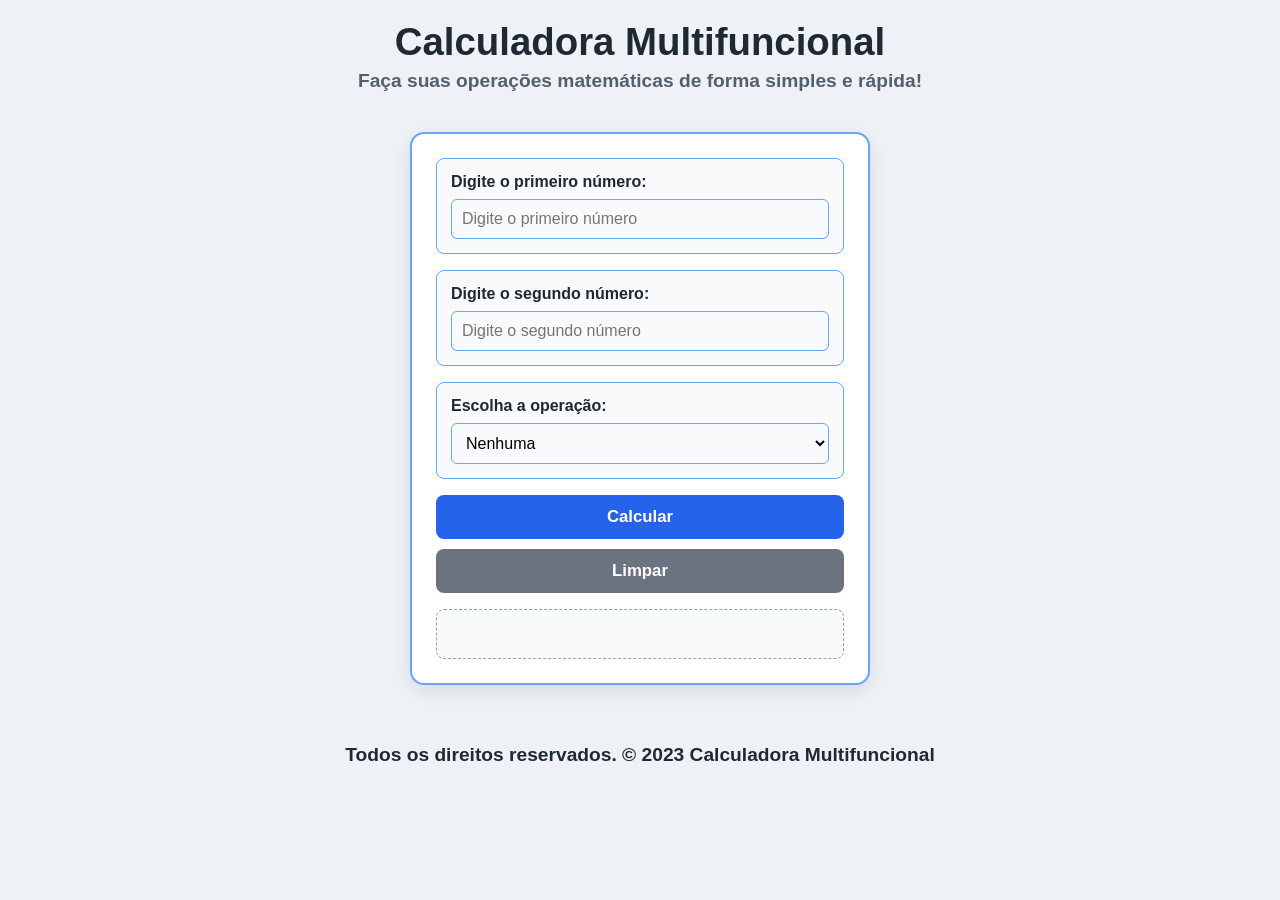
<file: index.html>
<!DOCTYPE html>
<html lang="pt-br">
<head>
    <meta charset="UTF-8">
    <meta name="viewport" content="width=device-width, initial-scale=1.0">
    <title>Calculadora Multifuncional</title>
    <link rel="stylesheet" href="style.css">
</head>
<body>
    <header>
        <h1>Calculadora Multifuncional</h1>
        <p>Faça suas operações matemáticas de forma simples e rápida!</p>
    </header>
    <main>
        <div class="calculadora">
            <div class="campo">
                <label for="num1">Digite o primeiro número:</label>
                <input type="number" id="num1" placeholder="Digite o primeiro número">
            </div>

            <div class="campo">
                <label for="num2">Digite o segundo número:</label>
                <input type="number" id="num2" placeholder="Digite o segundo número">
            </div>

            <div class="campo">
                <label for="operation">Escolha a operação:</label>
                <select id="operation">
                    <option value="">Nenhuma</option>
                    <option value="add">Adição (+)</option>
                    <option value="subtract">Subtração (-)</option>
                    <option value="multiply">Multiplicação (×)</option>
                    <option value="divide">Divisão (÷)</option>
                    <option value="power">Potência (^)</option>
                    <option value="sqrt">Raiz Quadrada (√)</option>
                </select>
            </div>

            <button id="calculate">Calcular</button>
            <button id="clear">Limpar</button>

            <div id="result"></div>
        </div>
    </main>
    <footer>
        <p>Todos os direitos reservados. &copy; 2023 Calculadora Multifuncional</p>
    </footer>
    <script src="script.js"></script>
</body>
</html>
</file>
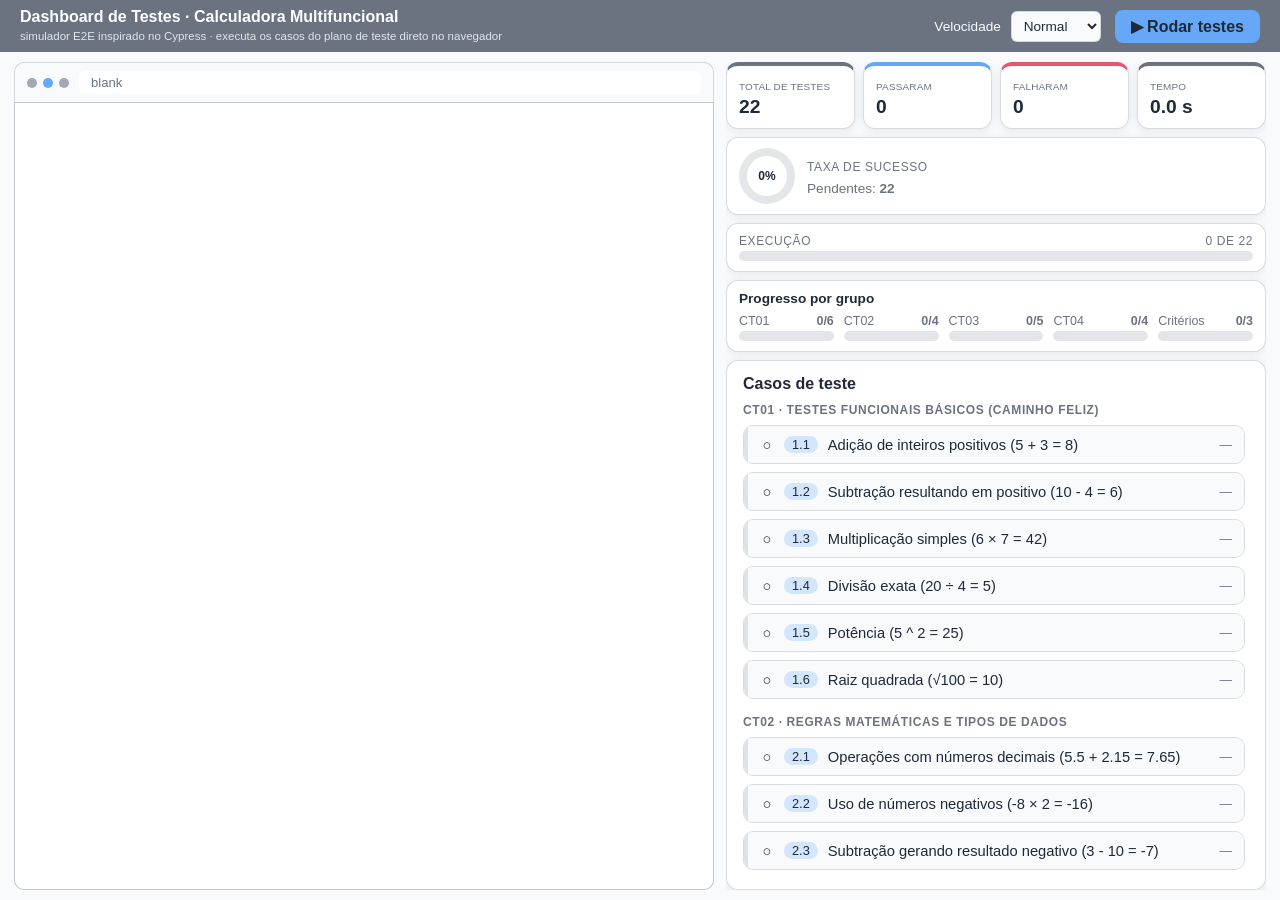
<file: dash_teste.html>
<!DOCTYPE html>
<html lang="pt-BR">
<head>
  <meta charset="UTF-8">
  <meta name="viewport" content="width=device-width, initial-scale=1">
  <title>Dashboard de Testes - Calculadora Multifuncional</title>
  <style>
    :root {
      --azul: #66a7f8; --claro: #f8fafc; --cinza: #6b7280;
      --texto: #1f2937; --erro: #e45770; --borda: rgba(107, 114, 128, 0.25);
      --trilho: rgba(107, 114, 128, 0.18);
    }
    * { box-sizing: border-box; margin: 0; padding: 0; }
    [hidden] { display: none !important; }
    body { font-family: "Segoe UI", Roboto, Arial, sans-serif; color: var(--cinza); background: var(--claro); }

    /* ---------- Topo ---------- */
    .topo { display: flex; align-items: center; flex-wrap: wrap; gap: 14px 28px; padding: 14px 24px; color: #fff; background: var(--cinza); }
    .titulo strong { display: block; font-size: 1.15rem; }
    .titulo span { font-size: 0.8rem; color: var(--claro); opacity: 0.85; }
    .controles { display: flex; align-items: center; gap: 14px; margin-left: auto; }
    .controles label { font-size: 0.85rem; color: var(--claro); }
    select { margin-left: 6px; padding: 6px 8px; font: inherit; font-size: 0.85rem; color: var(--texto); background: var(--claro); border: 1px solid var(--borda); border-radius: 6px; }
    .rodar { padding: 9px 20px; font: inherit; font-weight: 700; color: var(--texto); background: var(--azul); border: none; border-radius: 8px; cursor: pointer; transition: transform 0.1s ease, box-shadow 0.2s ease; }
    .rodar:hover:not(:disabled) { transform: translateY(-2px); box-shadow: 0 4px 10px rgba(0, 0, 0, 0.25); }
    .rodar:disabled { opacity: 0.6; cursor: default; }
    .aviso { padding: 10px 24px; font-size: 0.9rem; color: var(--texto); background: var(--claro); border-bottom: 3px solid var(--azul); }

    /* ---------- Painel ---------- */
    .conteudo { max-width: 1500px; margin: 0 auto; padding: 20px 24px; }
    .card { background: #fff; border: 1px solid var(--borda); border-radius: 12px; padding: 16px; box-shadow: 0 2px 8px rgba(107, 114, 128, 0.12); }
    .card h2 { margin-bottom: 12px; font-size: 0.95rem; color: var(--texto); }
    small { font-size: 0.75rem; letter-spacing: 0.05em; text-transform: uppercase; }

    .kpis { display: grid; grid-template-columns: repeat(auto-fit, minmax(170px, 1fr)); gap: 14px; margin-bottom: 14px; }
    .kpi { border-top: 4px solid var(--cinza); }
    .kpi.ok { border-top-color: var(--azul); }
    .kpi.falha { border-top-color: var(--erro); }
    .kpi b { display: block; margin-top: 6px; font-size: 2rem; color: var(--texto); font-variant-numeric: tabular-nums; }
    .donut-card { display: flex; align-items: center; gap: 14px; }
    .donut { width: 84px; height: 84px; flex-shrink: 0; display: grid; place-items: center; border-radius: 50%; background: var(--trilho); }
    .donut span { width: 60px; height: 60px; display: grid; place-items: center; border-radius: 50%; background: #fff; font-weight: 700; color: var(--texto); }
    .donut-card p { margin-top: 6px; font-size: 0.85rem; }

    .progresso { margin-bottom: 18px; }
    .linha { display: flex; justify-content: space-between; gap: 10px; margin-bottom: 6px; font-size: 0.85rem; }
    .barra { height: 10px; overflow: hidden; border-radius: 6px; background: var(--trilho); }
    .barra i { display: block; width: 0; height: 100%; background: var(--azul); transition: width 0.3s ease; }
    .barra i.com-falha { background: var(--erro); }
    .grupo-linha { margin-bottom: 12px; }
    .grupo-linha:last-child { margin-bottom: 0; }

    /* ---------- Lista de testes ---------- */
    .lista { max-height: 78vh; overflow-y: auto; padding-right: 4px; }
    .grupo-titulo { margin: 16px 0 8px; font-size: 0.75rem; letter-spacing: 0.05em; text-transform: uppercase; }
    .grupo-titulo:first-child { margin-top: 0; }
    .teste { margin-bottom: 8px; overflow: hidden; border: 1px solid var(--borda); border-radius: 10px; }
    .teste summary { display: flex; align-items: center; gap: 10px; padding: 10px 12px; list-style: none; cursor: pointer; font-size: 0.88rem; color: var(--texto); background: var(--claro); border-left: 4px solid var(--trilho); }
    .teste summary::-webkit-details-marker { display: none; }
    .teste .id { flex-shrink: 0; padding: 1px 8px; font-size: 0.75rem; border-radius: 10px; background: rgba(102, 167, 248, 0.25); }
    .teste .dur { margin-left: auto; flex-shrink: 0; font-size: 0.78rem; color: var(--cinza); font-variant-numeric: tabular-nums; }
    .teste.rodando { border-color: var(--azul); }
    .teste.rodando summary, .teste.passou summary { border-left-color: var(--azul); }
    .teste.falhou summary { border-left-color: var(--erro); background: #fdf0f2; }
    .teste ul { list-style: none; }

    .passo { display: flex; align-items: flex-start; gap: 8px; padding: 5px 12px; font-family: Consolas, "Courier New", monospace; font-size: 0.78rem; border-top: 1px solid var(--trilho); }
    .passo .cmd { flex-shrink: 0; min-width: 52px; font-weight: 700; color: var(--texto); }
    .passo .arg { word-break: break-word; }
    .passo.pulado { opacity: 0.4; }
    .passo.executando { background: rgba(102, 167, 248, 0.15); }
    .passo.falha { background: #fdf0f2; }
    .msg-erro { display: block; margin-top: 3px; font-weight: 600; color: var(--erro); }

    .ic { flex-shrink: 0; width: 14px; text-align: center; font-weight: 700; }
    .passou > summary .ic, .passo.ok .ic { color: var(--azul); }
    .falhou > summary .ic, .passo.falha .ic { color: var(--erro); }
    .executando > .ic, .rodando > summary .ic { width: 12px; height: 12px; margin-top: 2px; font-size: 0; border: 2px solid var(--trilho); border-top-color: var(--azul); border-radius: 50%; animation: gira 0.7s linear infinite; }
    @keyframes gira { to { transform: rotate(360deg); } }

    /* ---------- Navegador ---------- */
    .barra-url { display: flex; align-items: center; gap: 10px; padding: 8px 12px; background: var(--claro); border: 1px solid var(--borda); border-bottom: none; border-radius: 10px 10px 0 0; }
    .bolinhas { display: flex; gap: 6px; }
    .bolinhas i { width: 10px; height: 10px; border-radius: 50%; background: var(--cinza); opacity: 0.6; }
    .bolinhas i:nth-child(2) { background: var(--azul); opacity: 1; }
    .url { flex: 1; padding: 4px 12px; overflow: hidden; font-size: 0.82rem; white-space: nowrap; text-overflow: ellipsis; background: #fff; border-radius: 6px; }
    .tela { height: 540px; display: flex; justify-content: center; overflow: hidden; background: var(--trilho); border: 1px solid var(--borda); border-radius: 0 0 10px 10px; }
    iframe { width: 100%; height: 100%; border: none; background: #fff; transition: width 0.25s ease; }

    @media (max-width: 1000px) { .painel { grid-template-columns: 1fr; } .lista { max-height: 60vh; } }

    /* ---------- Layout: site em destaque + informações ao lado ---------- */
    body { height: 100vh; display: flex; flex-direction: column; }
    .conteudo { flex: 1; min-height: 0; max-width: none; margin: 0; width: 100%; padding: 16px 20px;
      display: grid; grid-template-columns: minmax(0, 1fr) 430px; gap: 16px; }
    .palco { display: flex; flex-direction: column; min-height: 0; }
    .palco .tela { flex: 1; height: auto; min-height: 0; }
    .lateral { display: flex; flex-direction: column; gap: 12px; min-height: 0; overflow-y: auto; padding: 2px 4px 2px 2px; }
    .lateral .kpis { grid-template-columns: repeat(2, 1fr); gap: 10px; margin-bottom: 0; }
    .lateral .kpi { padding: 12px 14px; }
    .lateral .kpi b { font-size: 1.5rem; }
    .lateral .donut-card { grid-column: 1 / -1; }
    .lateral .progresso { margin-bottom: 0; }
    .lateral .lista { max-height: none; overflow: visible; padding-right: 0; }

    @media (max-width: 1000px) {
      body { height: auto; }
      .conteudo { grid-template-columns: 1fr; }
      .palco .tela { flex: none; height: 70vh; }
      .lateral { overflow: visible; }
    }

    /* ---------- Tudo numa tela só (sem rolar a página) ---------- */
    .topo { padding: 8px 20px; gap: 8px 24px; }
    .titulo strong { font-size: 1rem; }
    .titulo span { font-size: 0.72rem; }
    .rodar { padding: 7px 16px; }
    .conteudo { padding: 10px 14px; gap: 12px; grid-template-columns: minmax(0, 1fr) 400px; }
    .palco .tela { position: relative; display: block; overflow: hidden; }
    iframe { position: absolute; top: 0; left: 0; width: auto; height: auto; transform-origin: top left; transition: none; }

    .lateral { gap: 8px; overflow: hidden; padding: 0; }
    .lateral .kpis { grid-template-columns: repeat(4, 1fr); gap: 8px; }
    .lateral .kpi { padding: 8px 10px; }
    .lateral .kpi small { font-size: 0.62rem; letter-spacing: 0.02em; }
    .lateral .kpi b { margin-top: 2px; font-size: 1.2rem; }
    .lateral .card { padding: 10px 12px; }
    .lateral .card h2 { margin-bottom: 8px; font-size: 0.85rem; }
    .lateral .donut-card { gap: 12px; }
    .lateral .donut { width: 56px; height: 56px; }
    .lateral .donut span { width: 40px; height: 40px; font-size: 0.75rem; }
    .lateral .grupo-linha { margin-bottom: 7px; font-size: 0.78rem; }
    .lateral .linha { margin-bottom: 3px; font-size: 0.78rem; }
    .lateral .casos { flex: 1; min-height: 0; display: flex; flex-direction: column; }
    .lateral .casos .lista { flex: 1; min-height: 0; overflow-y: auto; padding-right: 4px; }
    .lateral .teste summary { padding: 7px 10px; font-size: 0.82rem; }

    @media (max-width: 1000px) {
      body { height: auto; }
      .conteudo { grid-template-columns: 1fr; }
      .palco .tela { flex: none; height: 70vh; }
      .lateral { overflow: visible; }
      .lateral .casos .lista { max-height: 50vh; }
    }

    /* ---------- Casos de teste maiores ---------- */
    .conteudo { grid-template-columns: minmax(0, 1fr) 540px; }
    .lateral #grupos { display: grid; grid-template-columns: repeat(5, 1fr); gap: 10px; }
    .lateral .grupo-linha { margin-bottom: 0; }
    .lateral .casos { padding: 14px 16px; }
    .lateral .casos h2 { margin-bottom: 10px; font-size: 1rem; }
    .lateral .teste summary { padding: 10px 12px; font-size: 0.92rem; }
    .lateral .teste .id { font-size: 0.8rem; }
    .lateral .passo { padding: 6px 12px; font-size: 0.82rem; }

    @media (max-width: 1000px) {
      .conteudo { grid-template-columns: 1fr; }
      .lateral #grupos { grid-template-columns: repeat(2, 1fr); }
    }
  </style>
</head>
<body>

  <header class="topo">
    <div class="titulo">
      <strong>Dashboard de Testes · Calculadora Multifuncional</strong>
      <span>simulador E2E inspirado no Cypress · executa os casos do plano de teste direto no navegador</span>
    </div>
    <div class="controles">
      <label>Velocidade
        <select id="velocidade">
          <option value="100">Rápida</option>
          <option value="350" selected>Normal</option>
          <option value="900">Devagar</option>
        </select>
      </label>
      <button type="button" id="btnRodar" class="rodar">▶ Rodar testes</button>
    </div>
  </header>

  <div id="aviso" class="aviso" hidden>
    Abra esta página pelo <strong>Live Server</strong> (clique com o botão direito no arquivo e escolha
    "Open with Live Server"). Abrindo direto do arquivo, o navegador bloqueia o controle da aplicação.
  </div>

  <div class="conteudo">
    <section class="palco">
      <div class="barra-url">
        <div class="bolinhas"><i></i><i></i><i></i></div>
        <div id="url" class="url">about:blank</div>
      </div>
      <div class="tela"><iframe id="app" title="Aplicação em teste"></iframe></div>
    </section>

    <aside class="lateral">
      <section class="kpis">
        <div class="card kpi"><small>Total de testes</small><b id="cTotal">0</b></div>
        <div class="card kpi ok"><small>Passaram</small><b id="cOk">0</b></div>
        <div class="card kpi falha"><small>Falharam</small><b id="cFalha">0</b></div>
        <div class="card kpi"><small>Tempo</small><b id="cTempo">0.0 s</b></div>
        <div class="card donut-card">
          <div class="donut" id="donut"><span id="cTaxa">0%</span></div>
          <div><small>Taxa de sucesso</small><p>Pendentes: <strong id="cPend">0</strong></p></div>
        </div>
      </section>

      <section class="card progresso">
        <div class="linha"><small>Execução</small><small id="cProg">0 de 0</small></div>
        <div class="barra"><i id="barraProg"></i></div>
      </section>

      <section class="card">
        <h2>Progresso por grupo</h2>
        <div id="grupos"></div>
      </section>

      <section class="card casos">
        <h2>Casos de teste</h2>
        <div id="log" class="lista" aria-label="Comandos executados"></div>
      </section>
    </aside>
  </div>

  <script>
    /* =========================================================
       Mini "runner" de testes — simula o que o Cypress faz:
       abre a página, digita, clica e confere o resultado.
       Este arquivo deve ficar na MESMA pasta do index.html.
       ========================================================= */
    const frame = document.getElementById("app");
    const urlEl = document.getElementById("url");
    const log = document.getElementById("log");
    const btnRodar = document.getElementById("btnRodar");
    const velocidade = document.getElementById("velocidade");

    if (location.protocol === "file:") document.getElementById("aviso").hidden = false;

    const sleep = (ms) => new Promise((r) => setTimeout(r, ms));
    const pausa = () => sleep(Number(velocidade.value));
    const tempoDigitar = () => (Number(velocidade.value) <= 100 ? 5 : 40);

    // O site é desenhado no tamanho "de projeto" e reduzido (zoom) para caber inteiro na área,
    // sem precisar rolar. O teste de celular usa a largura virtual de 375 px.
    const ALTURA_BASE = 820;
    let larguraTeste = null;
    function ajustarEscala() {
      const tela = frame.parentElement;
      const w = tela.clientWidth, h = tela.clientHeight;
      if (!w || !h) return;
      const escala = Math.max(0.4, Math.min(1, h / ALTURA_BASE));
      const largura = larguraTeste || w / escala;
      frame.style.width = largura + "px";
      frame.style.height = h / escala + "px";
      frame.style.transform = `scale(${escala})`;
      frame.style.left = Math.max(0, (w - largura * escala) / 2) + "px";
    }
    window.addEventListener("resize", ajustarEscala);
    new ResizeObserver(ajustarEscala).observe(frame.parentElement);

    const doc = () => { try { return frame.contentDocument; } catch { return null; } };
    const win = () => { try { return frame.contentWindow; } catch { return null; } };

    function atualizarUrl() {
      try {
        const l = frame.contentWindow.location;
        urlEl.textContent = l.host ? l.origin + l.pathname : l.pathname;
      } catch { /* ainda carregando */ }
    }
    setInterval(atualizarUrl, 200);

    /* ---------- Utilitários ---------- */
    async function esperar(fn, descricao, limite = 6000) {
      const fim = Date.now() + limite;
      while (Date.now() < fim) {
        try { const r = fn(); if (r) return r; } catch { /* tenta de novo */ }
        await sleep(50);
      }
      throw new Error("Tempo esgotado: " + descricao);
    }

    function achar(sel, texto) {
      const d = doc();
      if (!d) return null;
      const lista = [...d.querySelectorAll(sel)];
      return texto ? lista.find((e) => e.textContent.includes(texto)) : lista[0];
    }

    const visivel = (el) => !!el && el.getClientRects().length > 0 && !el.closest("[hidden]");

    async function destacar(el) {
      const antes = [el.style.outline, el.style.outlineOffset];
      el.style.outline = "3px solid #f76707";
      el.style.outlineOffset = "2px";
      await sleep(Math.min(300, Number(velocidade.value)));
      el.style.outline = antes[0];
      el.style.outlineOffset = antes[1];
    }

    function textoAtual(sel) {
      const e = achar(sel);
      return e ? '"' + e.textContent.trim() + '"' : "(elemento não encontrado)";
    }

    /* ---------- Comandos (iguais aos do Cypress) ---------- */
    const passo = (cmd, arg, run) => ({ cmd, arg, run });

    const C = {
      visit: (pagina) => passo("visit", pagina, async () => {
        await new Promise((ok) => {
          frame.addEventListener("load", ok, { once: true });
          frame.src = pagina;
        });
        await esperar(() => doc() && doc().readyState === "complete", "a página carregar");
        atualizarUrl();
      }),

      // Digita como um teclado: no campo numérico o navegador bloqueia letras
      type: (sel, texto) => passo("type", `${sel}  "${texto}"`, async () => {
        const el = await esperar(() => achar(sel), "encontrar " + sel);
        await destacar(el);
        el.focus();
        const numerico = el.type === "number";
        if (numerico) el.type = "text"; // permite montar "-8" ou "5.5" tecla a tecla
        for (const ch of texto) {
          if (!numerico || /[0-9.\-+eE]/.test(ch)) {
            el.value += ch;
            el.dispatchEvent(new Event("input", { bubbles: true }));
          }
          await sleep(tempoDigitar());
        }
        if (numerico) el.type = "number"; // volta ao tipo original (limpa o que não é número)
      }),

      clear: (sel) => passo("clear", sel, async () => {
        const el = await esperar(() => achar(sel), "encontrar " + sel);
        el.value = "";
        el.dispatchEvent(new Event("input", { bubbles: true }));
      }),

      select: (sel, valor, rotulo) => passo("select", `${sel}  "${rotulo || valor}"`, async () => {
        const el = await esperar(() => achar(sel), "encontrar " + sel);
        await destacar(el);
        el.value = valor;
        el.dispatchEvent(new Event("change", { bubbles: true }));
      }),

      click: (sel, texto) => passo("click", texto ? `${sel}  "${texto}"` : sel, async () => {
        const el = await esperar(() => { const e = achar(sel, texto); return visivel(e) && e; },
          "botão visível " + sel + (texto ? ` "${texto}"` : ""));
        await destacar(el);
        el.click();
      }),

      see: (sel, texto) => passo("should", texto ? `${sel} é visível e contém "${texto}"` : `${sel} é visível`,
        () => esperar(() => visivel(achar(sel, texto)), `${sel} visível` + (texto ? ` com "${texto}"` : ""))),

      haveText: (sel, texto, limite = 6000) => passo("should", `${sel} tem o texto "${texto}"`,
        () => esperar(() => { const e = achar(sel); return e && e.textContent.trim() === texto; },
          `${sel} com o texto "${texto}" (atual: ${textoAtual(sel)})`, limite)),

      haveValue: (sel, valor) => passo("should", `${sel} tem o valor "${valor}"`,
        () => esperar(() => { const e = achar(sel); return e && e.value === valor; },
          `${sel} com o valor "${valor}"`, 1500)),

      disabled: (sel, estado = true) => passo("should", `${sel} ${estado ? "está desativado" : "está ativado"}`,
        () => esperar(() => { const e = achar(sel); return e && e.disabled === estado; },
          `${sel} ${estado ? "desativado" : "ativado"}`, 1500)),

      viewport: (largura) => passo("viewport", largura ? `${largura} px (celular)` : "largura total (computador)", async () => {
        larguraTeste = largura || null; ajustarEscala();
        await sleep(350);
      }),

      // Layout íntegro: sem rolagem horizontal e com o conteúdo dentro das caixas
      noOverflow: () => passo("should", "layout íntegro: nada passa da largura da tela nem das caixas", () =>
        esperar(() => {
          const d = doc();
          const caixa = d.querySelector(".calculadora");
          const resultado = d.querySelector("#result");
          return d.documentElement.scrollWidth <= d.documentElement.clientWidth &&
                 caixa.scrollWidth <= caixa.clientWidth &&
                 resultado.scrollWidth <= resultado.clientWidth;
        }, "o layout estourou a largura (rolagem horizontal ou texto fora da caixa)", 1500))
    };

    /* ---------- Atalhos para montar os casos ---------- */
    const OPS = {
      "": "Nenhuma", add: "Adição (+)", subtract: "Subtração (-)", multiply: "Multiplicação (×)",
      divide: "Divisão (÷)", power: "Potência (^)", sqrt: "Raiz Quadrada (√)"
    };
    const abrir = () => C.visit("index.html");
    const escolher = (op) => C.select("#operation", op, OPS[op]);

    // abre a página, digita os números, escolhe a operação, calcula e confere o resultado
    const calculo = (n1, op, n2, esperado) => [
      abrir(),
      C.type("#num1", n1),
      C.type("#num2", n2),
      escolher(op),
      C.click("#calculate"),
      C.haveText("#result", esperado)
    ];

    /* ---------- Os testes (do plano de teste da calculadora) ---------- */
    const G1 = "CT01 · Testes funcionais básicos (caminho feliz)";
    const G2 = "CT02 · Regras matemáticas e tipos de dados";
    const G3 = "CT03 · Tratamento de erros e exceções";
    const G4 = "CT04 · Interface e comportamento (UI)";
    const G5 = "Critérios de aceitação (item 5 do plano)";

    const testes = [
      /* ----- CT01 ----- */
      { grupo: G1, id: "1.1", nome: "Adição de inteiros positivos (5 + 3 = 8)",
        passos: calculo("5", "add", "3", "Resultado: 8") },
      { grupo: G1, id: "1.2", nome: "Subtração resultando em positivo (10 - 4 = 6)",
        passos: calculo("10", "subtract", "4", "Resultado: 6") },
      { grupo: G1, id: "1.3", nome: "Multiplicação simples (6 × 7 = 42)",
        passos: calculo("6", "multiply", "7", "Resultado: 42") },
      { grupo: G1, id: "1.4", nome: "Divisão exata (20 ÷ 4 = 5)",
        passos: calculo("20", "divide", "4", "Resultado: 5") },
      { grupo: G1, id: "1.5", nome: "Potência (5 ^ 2 = 25)",
        passos: calculo("5", "power", "2", "Resultado: 25") },
      { grupo: G1, id: "1.6", nome: "Raiz quadrada (√100 = 10)",
        passos: [
          abrir(),
          C.type("#num1", "100"),
          escolher("sqrt"),
          C.disabled("#num2"),
          C.click("#calculate"),
          C.haveText("#result", "Resultado: 10")
        ] },

      /* ----- CT02 ----- */
      { grupo: G2, id: "2.1", nome: "Operações com números decimais (5.5 + 2.15 = 7.65)",
        passos: calculo("5.5", "add", "2.15", "Resultado: 7,65") },
      { grupo: G2, id: "2.2", nome: "Uso de números negativos (-8 × 2 = -16)",
        passos: calculo("-8", "multiply", "2", "Resultado: -16") },
      { grupo: G2, id: "2.3", nome: "Subtração gerando resultado negativo (3 - 10 = -7)",
        passos: calculo("3", "subtract", "10", "Resultado: -7") },
      { grupo: G2, id: "2.4", nome: "Divisão com dízima periódica (10 ÷ 3)",
        passos: calculo("10", "divide", "3", "Resultado: 3,3333333333...") },

      /* ----- CT03 ----- */
      { grupo: G3, id: "3.1", nome: "Divisão por zero (15 ÷ 0)",
        passos: calculo("15", "divide", "0", "Erro: Divisão por zero") },
      { grupo: G3, id: "3.2", nome: "Entrada de texto bloqueada (abc + 5)",
        passos: [
          abrir(),
          C.type("#num1", "abc"),
          C.haveValue("#num1", ""),
          C.type("#num2", "5"),
          escolher("add"),
          C.click("#calculate"),
          C.haveText("#result", "Preencha todos os campos...")
        ] },
      { grupo: G3, id: "3.3", nome: "Campo obrigatório em branco ([vazio] × 4)",
        passos: [
          abrir(),
          C.type("#num2", "4"),
          escolher("multiply"),
          C.click("#calculate"),
          C.haveText("#result", "Preencha todos os campos...")
        ] },
      { grupo: G3, id: "3.4", nome: "Operação não selecionada (10 [Nenhuma] 10)",
        passos: [
          abrir(),
          C.type("#num1", "10"),
          C.type("#num2", "10"),
          escolher(""),
          C.click("#calculate"),
          C.haveText("#result", "Alerta: Selecione uma operação")
        ] },
      { grupo: G3, id: "3.5", nome: "Caracteres inválidos nos dois campos",
        passos: [
          abrir(),
          C.type("#num1", "abc"),
          C.type("#num2", "xyz"),
          C.haveValue("#num1", ""),
          C.haveValue("#num2", ""),
          escolher("multiply"),
          C.click("#calculate"),
          C.haveText("#result", "Preencha todos os campos...")
        ] },

      /* ----- CT04 ----- */
      { grupo: G4, id: "UI.1", nome: "Botão Limpar reseta campos, operação e resultado",
        passos: [
          abrir(),
          C.type("#num1", "7"),
          C.type("#num2", "2"),
          escolher("multiply"),
          C.click("#calculate"),
          C.haveText("#result", "Resultado: 14"),
          C.click("#clear"),
          C.haveValue("#num1", ""),
          C.haveValue("#num2", ""),
          C.haveValue("#operation", ""),
          C.haveText("#result", "")
        ] },
      { grupo: G4, id: "UI.2", nome: "Resultado atualiza imediatamente após Calcular",
        passos: [
          abrir(),
          C.type("#num1", "9"),
          C.type("#num2", "3"),
          escolher("divide"),
          C.click("#calculate"),
          C.haveText("#result", "Resultado: 3", 300),
          C.clear("#num1"),
          C.type("#num1", "12"),
          C.click("#calculate"),
          C.haveText("#result", "Resultado: 4", 300)
        ] },
      { grupo: G4, id: "UI.3a", nome: "Responsividade no computador (largura total)",
        passos: [
          abrir(),
          C.viewport(null),
          C.see(".calculadora"),
          C.noOverflow(),
          C.type("#num1", "8"),
          C.type("#num2", "2"),
          escolher("add"),
          C.click("#calculate"),
          C.haveText("#result", "Resultado: 10"),
          C.noOverflow()
        ] },
      { grupo: G4, id: "UI.3b", nome: "Responsividade no celular (375 px)",
        passos: [
          abrir(),
          C.viewport(375),
          C.see(".calculadora"),
          C.noOverflow(),
          C.type("#num1", "8"),
          C.type("#num2", "2"),
          escolher("add"),
          C.click("#calculate"),
          C.haveText("#result", "Resultado: 10"),
          C.noOverflow(),
          C.viewport(null)
        ] },

      /* ----- Critérios de aceitação ----- */
      { grupo: G5, id: "5.2", nome: "Divisão por zero não trava a aplicação",
        passos: [
          abrir(),
          C.type("#num1", "15"),
          C.type("#num2", "0"),
          escolher("divide"),
          C.click("#calculate"),
          C.haveText("#result", "Erro: Divisão por zero"),
          C.clear("#num2"),
          C.type("#num2", "3"),
          C.click("#calculate"),
          C.haveText("#result", "Resultado: 5")
        ] },
      { grupo: G5, id: "5.3a", nome: "Layout íntegro com número grande (123456789 × 987654321)",
        passos: [
          abrir(),
          C.viewport(375),
          C.type("#num1", "123456789"),
          C.type("#num2", "987654321"),
          escolher("multiply"),
          C.click("#calculate"),
          C.see("#result", "Resultado:"),
          C.noOverflow(),
          C.viewport(null)
        ] },
      { grupo: G5, id: "5.3b", nome: "Layout íntegro com número gigante (99999999 ^ 20)",
        passos: [
          abrir(),
          C.viewport(375),
          C.type("#num1", "99999999"),
          C.type("#num2", "20"),
          escolher("power"),
          C.click("#calculate"),
          C.see("#result", "Resultado:"),
          C.noOverflow(),
          C.viewport(null)
        ] }
    ];

    /* ---------- Painel ---------- */
    const el = (id) => document.getElementById(id);

    function criar(tag, classe, texto) {
      const e = document.createElement(tag);
      if (classe) e.className = classe;
      if (texto) e.textContent = texto;
      return e;
    }

    const gruposEls = {};

    function montarLog() {
      log.innerHTML = "";
      el("grupos").innerHTML = "";

      [...new Set(testes.map((t) => t.grupo))].forEach((g) => {
        const linha = criar("div", "grupo-linha");
        const topo = criar("div", "linha");
        const cont = criar("b", "", "0/0");
        const rotulo = criar("span", "", g.includes(" · ") ? g.split(" · ")[0] : "Critérios");
        rotulo.title = g;
        topo.append(rotulo, cont);
        const barra = criar("div", "barra");
        const fill = criar("i");
        barra.append(fill);
        linha.append(topo, barra);
        el("grupos").append(linha);
        gruposEls[g] = { fill, cont };
      });

      let grupoAtual = null;
      testes.forEach((t) => {
        t.estado = "pendente";
        if (t.grupo !== grupoAtual) {
          grupoAtual = t.grupo;
          log.append(criar("h3", "grupo-titulo", grupoAtual));
        }
        t.bloco = criar("details", "teste");
        const resumo = criar("summary");
        t.icone = criar("span", "ic", "○");
        t.duracao = criar("span", "dur", "—");
        resumo.append(t.icone, criar("span", "id", t.id), document.createTextNode(t.nome), t.duracao);
        const ul = criar("ul");
        t.passos.forEach((p) => {
          p.li = criar("li", "passo");
          p.icone = criar("span", "ic");
          const texto = criar("span", "arg");
          texto.append(document.createTextNode(p.arg));
          p.li.append(p.icone, criar("span", "cmd", p.cmd), texto);
          p.texto = texto;
          ul.append(p.li);
        });
        t.bloco.append(resumo, ul);
        log.append(t.bloco);
      });
    }

    function atualizarPainel() {
      const total = testes.length;
      const passou = testes.filter((t) => t.estado === "passou").length;
      const falhou = testes.filter((t) => t.estado === "falhou").length;
      const feitos = passou + falhou;
      const pPassou = total ? (passou / total) * 100 : 0;
      const pFalhou = total ? (falhou / total) * 100 : 0;

      el("cTotal").textContent = total;
      el("cOk").textContent = passou;
      el("cFalha").textContent = falhou;
      el("cPend").textContent = total - feitos;
      el("cTaxa").textContent = (feitos ? Math.round((passou / feitos) * 100) : 0) + "%";
      el("donut").style.background =
        `conic-gradient(var(--azul) 0 ${pPassou}%, var(--erro) ${pPassou}% ${pPassou + pFalhou}%, var(--trilho) ${pPassou + pFalhou}% 100%)`;
      el("cProg").textContent = `${feitos} de ${total}`;
      el("barraProg").style.width = (total ? (feitos / total) * 100 : 0) + "%";
      el("barraProg").classList.toggle("com-falha", falhou > 0);

      Object.keys(gruposEls).forEach((g) => {
        const lista = testes.filter((t) => t.grupo === g);
        const ok = lista.filter((t) => t.estado === "passou").length;
        const feitosG = lista.filter((t) => t.estado === "passou" || t.estado === "falhou").length;
        const comFalha = lista.some((t) => t.estado === "falhou");
        gruposEls[g].cont.textContent = `${ok}/${lista.length}`;
        gruposEls[g].fill.style.width = (feitosG / lista.length) * 100 + "%";
        gruposEls[g].fill.classList.toggle("com-falha", comFalha);
      });
    }

    /* ---------- Execução ---------- */
    let rodando = false;

    async function rodar() {
      if (rodando) return;
      if (location.protocol === "file:") {
        alert("Abra o simulador pelo Live Server (botão direito no arquivo > Open with Live Server). " +
              "Abrindo direto do arquivo, o navegador impede o teste de controlar a página.");
        return;
      }
      rodando = true;
      btnRodar.disabled = true;
      montarLog();
      atualizarPainel();

      const cTempo = el("cTempo");
      cTempo.textContent = "0.0 s";
      const inicio = performance.now();
      const relogio = setInterval(() => {
        cTempo.textContent = ((performance.now() - inicio) / 1000).toFixed(1) + " s";
      }, 100);

      for (const t of testes) {
        larguraTeste = null; ajustarEscala(); // cada teste começa com a largura total
        t.estado = "rodando";
        t.bloco.classList.add("rodando");
        t.bloco.open = true;
        t.bloco.scrollIntoView({ block: "nearest" });
        const inicioTeste = performance.now();
        let quebrou = false;

        for (const p of t.passos) {
          if (quebrou) { p.li.classList.add("pulado"); continue; }

          p.li.classList.add("executando");
          p.li.scrollIntoView({ block: "nearest" });
          try {
            await p.run();
            p.li.className = "passo ok";
            p.icone.textContent = "✓";
          } catch (erro) {
            p.li.className = "passo falha";
            p.icone.textContent = "✕";
            p.texto.append(criar("span", "msg-erro", erro.message));
            quebrou = true;
          }
          await pausa();
        }

        t.bloco.classList.remove("rodando");
        t.duracao.textContent = ((performance.now() - inicioTeste) / 1000).toFixed(1) + " s";
        if (quebrou) {
          t.estado = "falhou";
          t.bloco.classList.add("falhou");
          t.icone.textContent = "✕";
        } else {
          t.estado = "passou";
          t.bloco.classList.add("passou");
          t.icone.textContent = "✓";
          t.bloco.open = false; // recolhe os que passaram; os que falharam ficam abertos
        }
        atualizarPainel();
      }

      larguraTeste = null; ajustarEscala();
      clearInterval(relogio);
      cTempo.textContent = ((performance.now() - inicio) / 1000).toFixed(1) + " s";
      rodando = false;
      btnRodar.disabled = false;
      btnRodar.textContent = "▶ Rodar de novo";
    }

    btnRodar.addEventListener("click", rodar);
    montarLog();
    atualizarPainel();
    ajustarEscala();
  </script>
</body>
</html>
</file>
<file: style.css>
* {
    box-sizing: border-box;
}

body {
    margin: 0;
    font-family: "Segoe UI", Arial, sans-serif;
    background-color: #eef2f7;
    color: #1f2933;
}

header, footer {
    margin: 0;
    padding: 20px;
    text-align: center;
    font-family: "Segoe UI", Arial, sans-serif;
    font-weight: 600;
    font-size: 1.2rem;
}

header h1 {
    margin: 0 0 6px;
}

header p {
    margin: 0;
    color: #52606d;
}

main {
    display: flex;
    justify-content: center;
    padding: 20px;
    font-family: "Segoe UI", Arial, sans-serif;
}

/* Bloco principal que organiza tudo */
.calculadora {
    width: 100%;
    max-width: 460px;
    margin: 0 auto;
    padding: 24px;
    background-color: #ffffff;
    border: 2px solid #66a7f8;
    border-radius: 14px;
    box-shadow: 0 6px 18px rgba(15, 23, 42, 0.1);
}

/* Cada tópico dentro do seu quadrado */
.campo {
    display: flex;
    flex-direction: column;
    gap: 8px;
    margin-bottom: 16px;
    padding: 14px;
    background-color: #f8fafc;
    border: 1px solid #66a7f8;
    border-radius: 8px;
    text-align: left;
}

.campo label {
    font-weight: 600;
}

.campo input,
.campo select {
    width: 100%;
    padding: 10px;
    font-size: 1rem;
    border: 1px solid #66a7f8;
    border-radius: 6px;
    background-color: #f8fafc;
}

.campo input:focus,
.campo select:focus {
    outline: none;
    border-color: #2563eb;
    box-shadow: 0 0 0 3px rgba(37, 99, 235, 0.25);
}

/* Botão colorido e interativo */
#calculate {
    width: 100%;
    padding: 12px;
    font-size: 1.05rem;
    font-weight: 600;
    color: #ffffff;
    background-color: #2563eb;
    border: none;
    border-radius: 8px;
    cursor: pointer;
    transition: background-color 0.2s ease, transform 0.1s ease, box-shadow 0.2s ease;
}

#calculate:hover {
    background-color: #1d4ed8;
    box-shadow: 0 4px 10px rgba(37, 99, 235, 0.4);
    transform: translateY(-2px);
}

#calculate:active {
    transform: translateY(0);
    box-shadow: none;
}

#calculate:focus-visible {
    outline: 3px solid #93c5fd;
    outline-offset: 2px;
}

/* Botão Limpar: mesmo formato do Calcular, na cor cinza */
#clear {
    width: 100%;
    margin-top: 10px;
    padding: 12px;
    font-size: 1.05rem;
    font-weight: 600;
    color: #ffffff;
    background-color: #6b7280;
    border: none;
    border-radius: 8px;
    cursor: pointer;
    transition: background-color 0.2s ease, transform 0.1s ease, box-shadow 0.2s ease;
}

#clear:hover {
    background-color: #4b5563;
    box-shadow: 0 4px 10px rgba(75, 85, 99, 0.4);
    transform: translateY(-2px);
}

#clear:active {
    transform: translateY(0);
    box-shadow: none;
}

#clear:focus-visible {
    outline: 3px solid #d1d5db;
    outline-offset: 2px;
}

/* Área do resultado */
#result {
    margin-top: 16px;
    padding: 14px;
    min-height: 50px;
    font-size: 1.1rem;
    font-weight: 600;
    text-align: center;
    background-color: #f8fafc;
    border: 1px dashed #94a3b8;
    border-radius: 8px;
    overflow-wrap: anywhere; /* números enormes quebram linha e não estouram a caixa */
}
</file>
